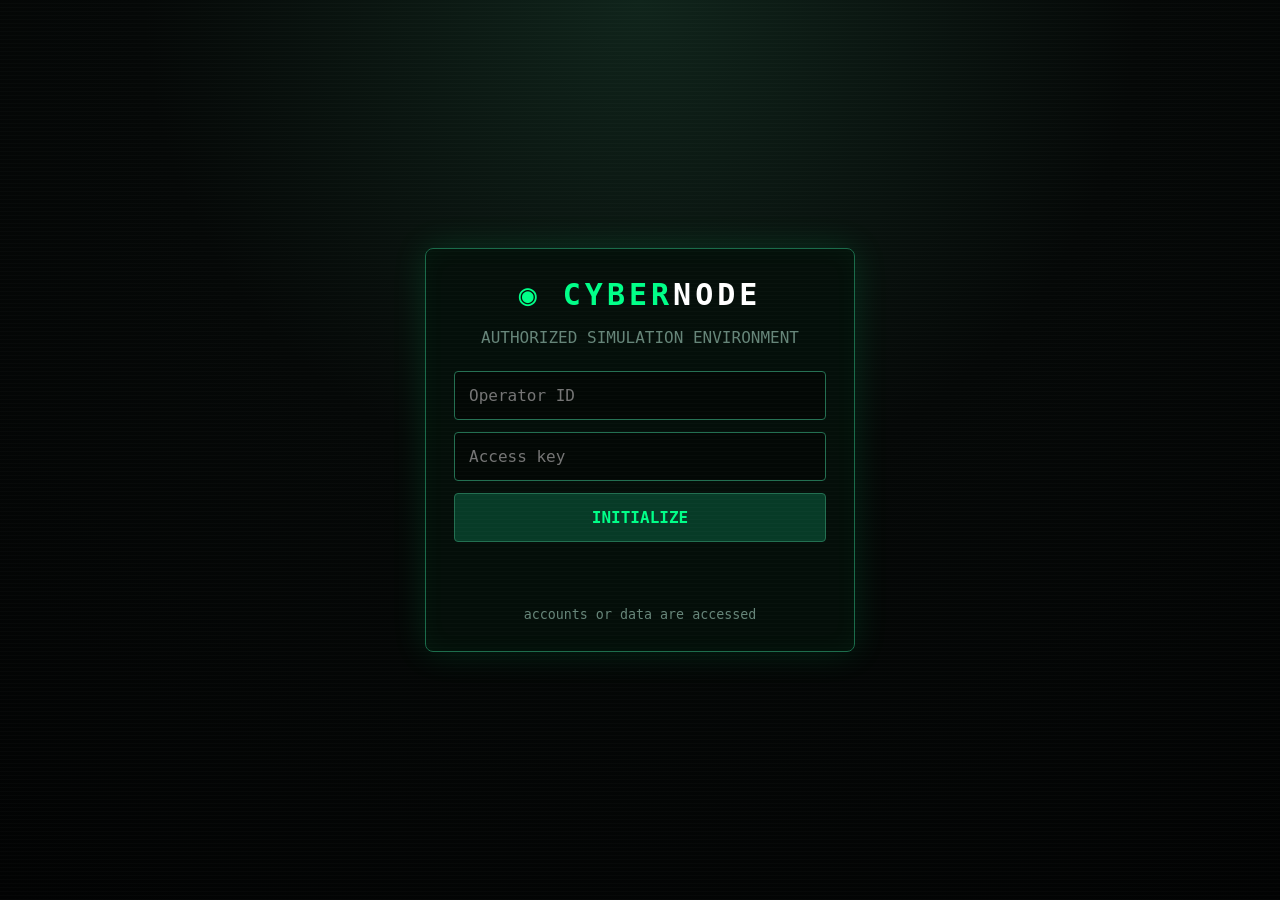
<file: hacking-demo/index.html>
<!DOCTYPE html><html><head><meta charset="UTF-8"><meta name="viewport" content="width=device-width,initial-scale=1.0"><title>Cyber Terminal </title><link rel="stylesheet" href="css/style.css"></head><body><div class="scanlines"></div><main class="center"><section class="panel login"><div class="logo">◉ CYBER<span>NODE</span></div><p class="muted">AUTHORIZED SIMULATION ENVIRONMENT</p><form id="loginForm"><input id="user" placeholder="Operator ID" required><input id="pass" type="password" placeholder="Access key" required><button>INITIALIZE</button></form><p id="loginMsg" class="status"></p><small>accounts or data are accessed</small></section></main><script src="js/app.js"></script></body></html>
</file>
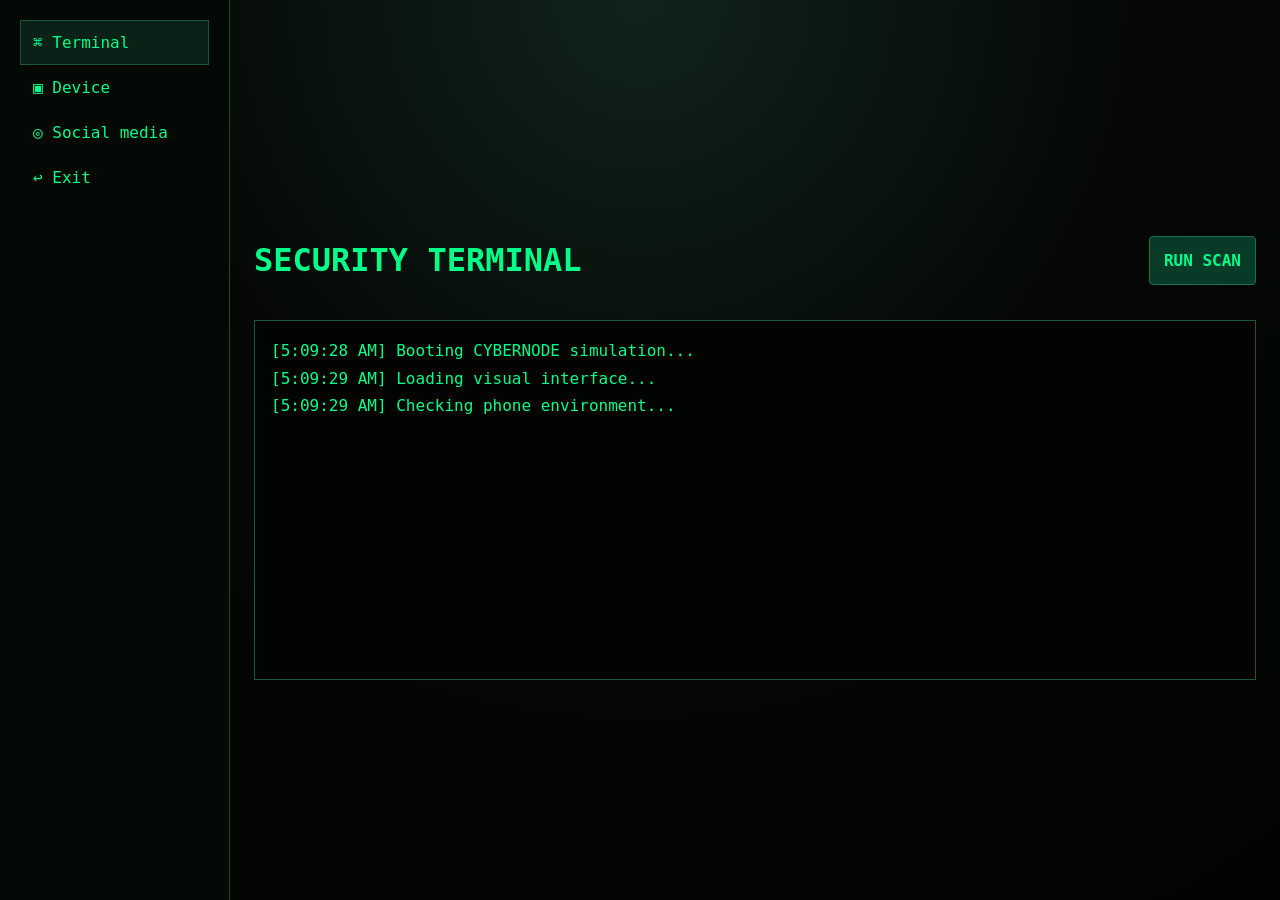
<file: hacking-demo/pages/dashboard.html>
<!DOCTYPE html><html><head><meta charset="UTF-8"><meta name="viewport" content="width=device-width,initial-scale=1.0"><title>Cyber Dashboard</title><link rel="stylesheet" href="../css/style.css"></head><body><div class="layout"><aside class="sidebar"><a class="active" href="dashboard.html">⌘ Terminal</a><a href="device.html">▣ Device</a><a href="instagram.html">◎ Social media</a><a href="../index.html">↩ Exit</a></aside><main class="content"><div class="topbar"><h1>SECURITY TERMINAL</h1><button onclick="runLogs()" style="width:auto">RUN SCAN</button></div><div id="terminal" class="terminal"></div></main></div><script src="../js/terminal.js"></script></body></html>
</file>
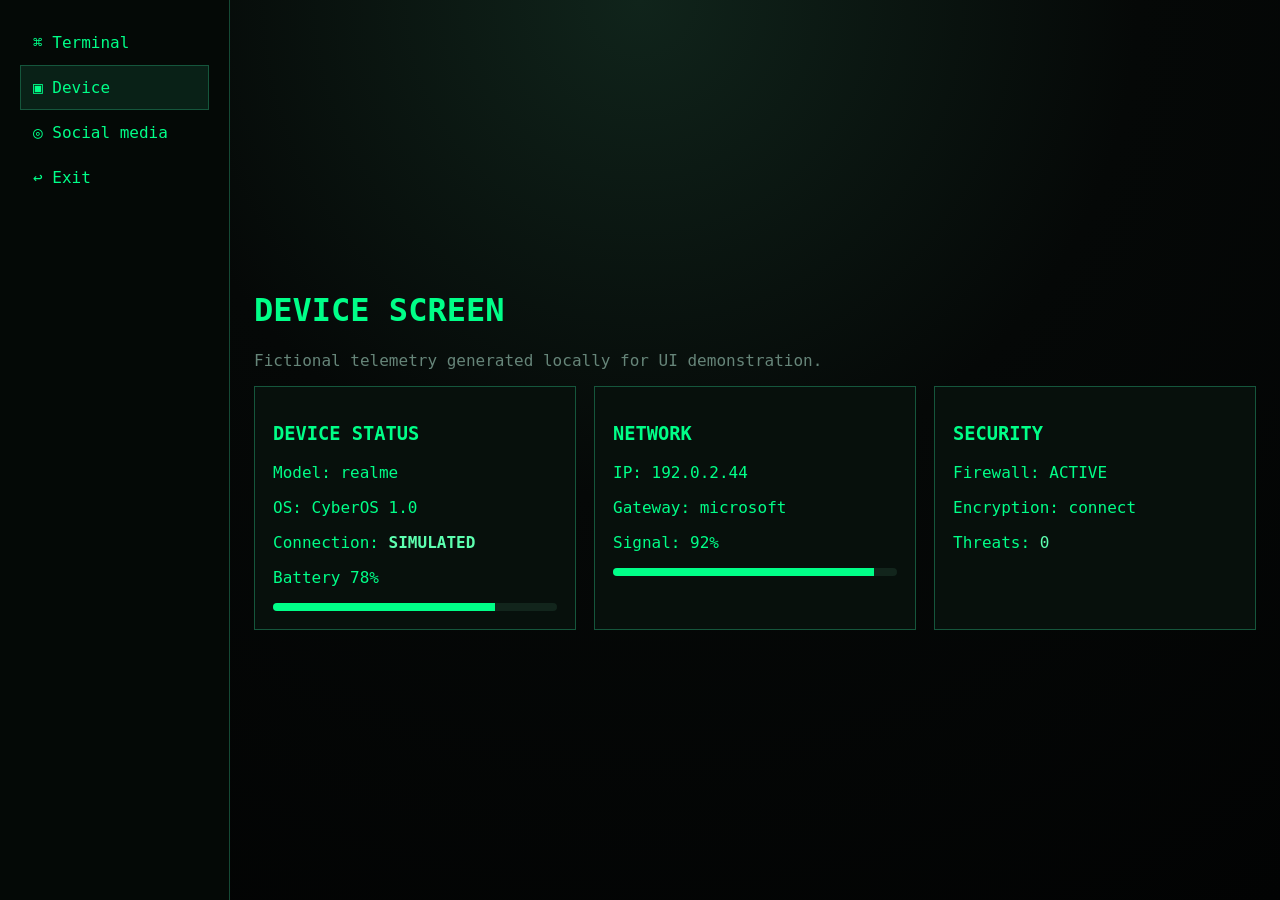
<file: hacking-demo/pages/device.html>
<!DOCTYPE html><html><head><meta charset="UTF-8"><meta name="viewport" content="width=device-width,initial-scale=1.0"><title>Device Scan</title><link rel="stylesheet" href="../css/style.css"></head><body><div class="layout"><aside class="sidebar"><a href="dashboard.html">⌘ Terminal</a><a class="active" href="device.html">▣ Device</a><a href="instagram.html">◎ Social media</a><a href="../index.html">↩ Exit</a></aside><main class="content"><h1>DEVICE SCREEN</h1><p class="muted">Fictional telemetry generated locally for UI demonstration.</p><div class="grid"><div class="device"><h3>DEVICE STATUS</h3><p>Model: realme </p><p>OS: CyberOS 1.0</p><p>Connection: <b class="ok">SIMULATED</b></p><p>Battery 78%</p><div class="bar"><i style="width:78%"></i></div></div><div class="device"><h3>NETWORK</h3><p>IP: 192.0.2.44</p><p>Gateway: microsoft</p><p>Signal: 92%</p><div class="bar"><i style="width:92%"></i></div></div><div class="device"><h3>SECURITY</h3><p>Firewall: ACTIVE</p><p>Encryption: connect</p><p>Threats: <span class="ok">0</span></p></div></div></main></div></body></html>
</file>
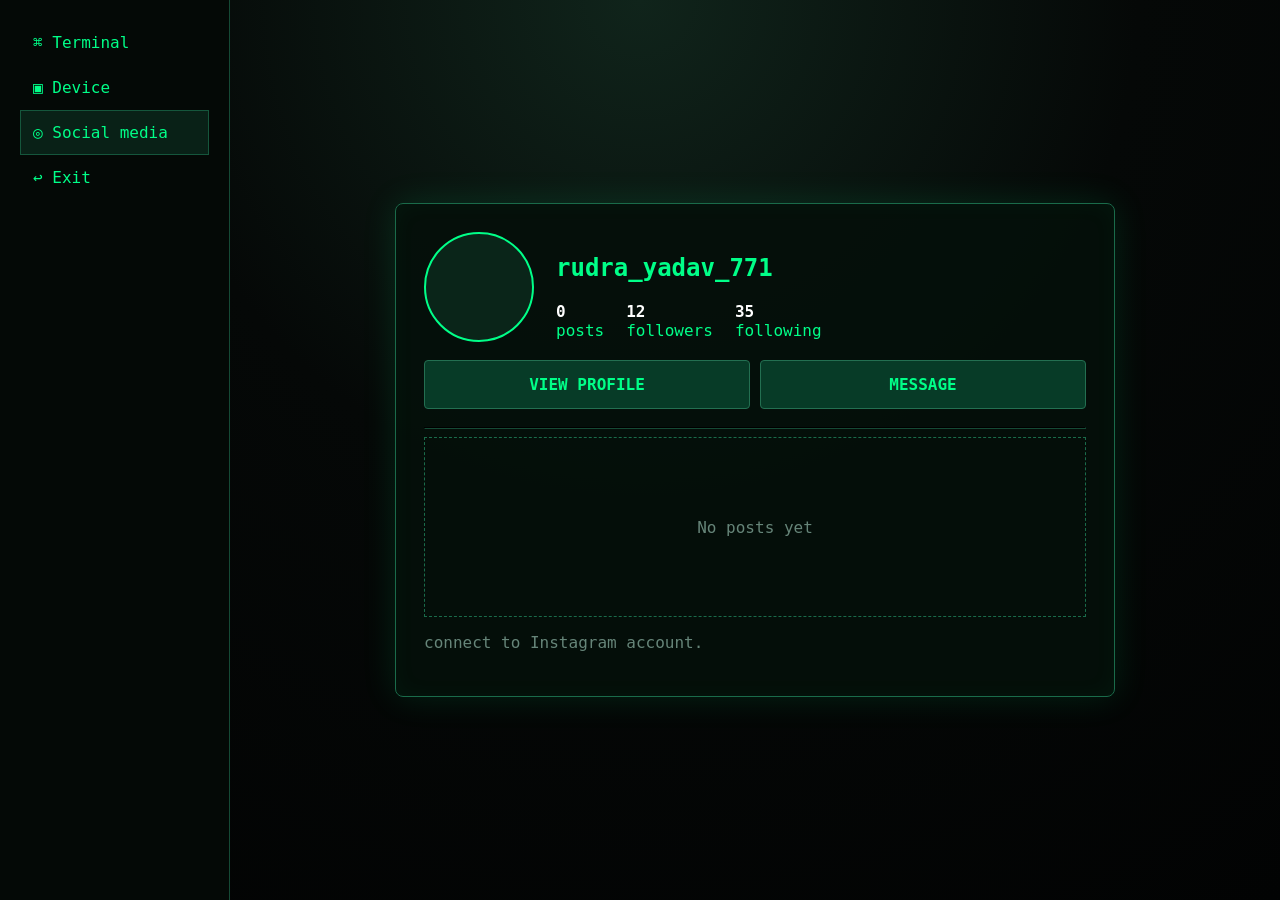
<file: hacking-demo/pages/instagram.html>
<!DOCTYPE html><html><head><meta charset="UTF-8"><meta name="viewport" content="width=device-width,initial-scale=1.0"><title>Social Profile </title><link rel="stylesheet" href="../css/style.css"></head><body><div class="layout"><aside class="sidebar"><a href="dashboard.html">⌘ Terminal</a><a href="device.html">▣ Device</a><a class="active" href="instagram.html">◎ Social media</a><a href="../index.html">↩ Exit</a></aside><main class="content"><section class="panel profile"><div class="profile-head"><div class="avatar"></div><div><h1>rudra_yadav_771</h1><div class="stats"><span><b>0</b> posts</span><span><b>12</b> followers</span><span><b>35</b> following</span></div></div></div><div class="actions"><button onclick="alert('Demo: View Profile')">VIEW PROFILE</button><button onclick="alert('Demo: Message screen')">MESSAGE</button></div><hr style="border-color:#154a35"><div class="posts">No posts yet</div><p class="muted"> connect to Instagram  account.</p></section></main></div></body></html>
</file>
<file: hacking-demo/css/style.css>
:root{--g:#00ff88;--bg:#050807;--panel:#09120e;--dim:#668579;--red:#ff3b5c}*{box-sizing:border-box}body{margin:0;background:radial-gradient(circle at 50% 0,#10241b 0,#050807 45%,#020303 100%);color:var(--g);font-family:Consolas,monospace;min-height:100vh}.scanlines{position:fixed;inset:0;pointer-events:none;background:repeating-linear-gradient(0deg,rgba(255,255,255,.02) 0 1px,transparent 1px 4px);z-index:10}.center{min-height:100vh;display:grid;place-items:center;padding:20px}.panel{border:1px solid #1a6b4a;background:rgba(5,15,10,.94);box-shadow:0 0 35px rgba(0,255,136,.12),inset 0 0 25px rgba(0,255,136,.04);border-radius:8px;padding:28px}.login{width:min(430px,94vw);text-align:center}.logo{font-size:30px;font-weight:900;letter-spacing:4px}.logo span{color:#fff}.muted,small{color:var(--dim)}form{display:grid;gap:12px;margin:24px 0}input,button{width:100%;padding:14px;border:1px solid #236f51;background:#030805;color:var(--g);font:inherit;border-radius:4px}button{cursor:pointer;background:#073b27;font-weight:bold}button:hover{background:#0a5a3b;box-shadow:0 0 18px #00ff8840}.status{min-height:22px}.layout{display:grid;grid-template-columns:230px 1fr;min-height:100vh}.sidebar{border-right:1px solid #154a35;padding:20px;background:#040906}.sidebar a{display:block;color:var(--g);text-decoration:none;padding:12px;border:1px solid transparent}.sidebar a:hover,.sidebar a.active{border-color:#15563c;background:#092117}.content{padding:24px;max-width:1200px;width:100%;margin:auto}.topbar{display:flex;justify-content:space-between;gap:15px;align-items:center;margin-bottom:20px}.terminal{height:360px;overflow:auto;border:1px solid #15563c;background:#020403;padding:16px;line-height:1.7}.line{white-space:pre-wrap}.ok{color:#5dffb0}.warn{color:#ffd35d}.bad{color:#ff5370}.grid{display:grid;grid-template-columns:repeat(auto-fit,minmax(280px,1fr));gap:18px}.device{padding:18px;border:1px solid #15563c;background:#07100c}.bar{height:8px;background:#12251c;border-radius:8px;overflow:hidden}.bar i{display:block;height:100%;background:var(--g)}.profile{max-width:720px;margin:auto}.profile-head{display:flex;gap:22px;align-items:center}.avatar{width:110px;height:110px;border-radius:50%;display:grid;place-items:center;border:2px solid var(--g);font-size:45px;background:#0a2519}.stats{display:flex;gap:22px;flex-wrap:wrap}.stats b{display:block;color:#fff}.actions{display:flex;gap:10px;margin:18px 0}.posts{display:grid;place-items:center;height:180px;border:1px dashed #1a6b4a;color:var(--dim)}@media(max-width:700px){.layout{grid-template-columns:1fr}.sidebar{border-right:0;border-bottom:1px solid #154a35;display:flex;overflow:auto}.sidebar a{min-width:max-content}.profile-head{flex-direction:column;text-align:center}}
</file>
